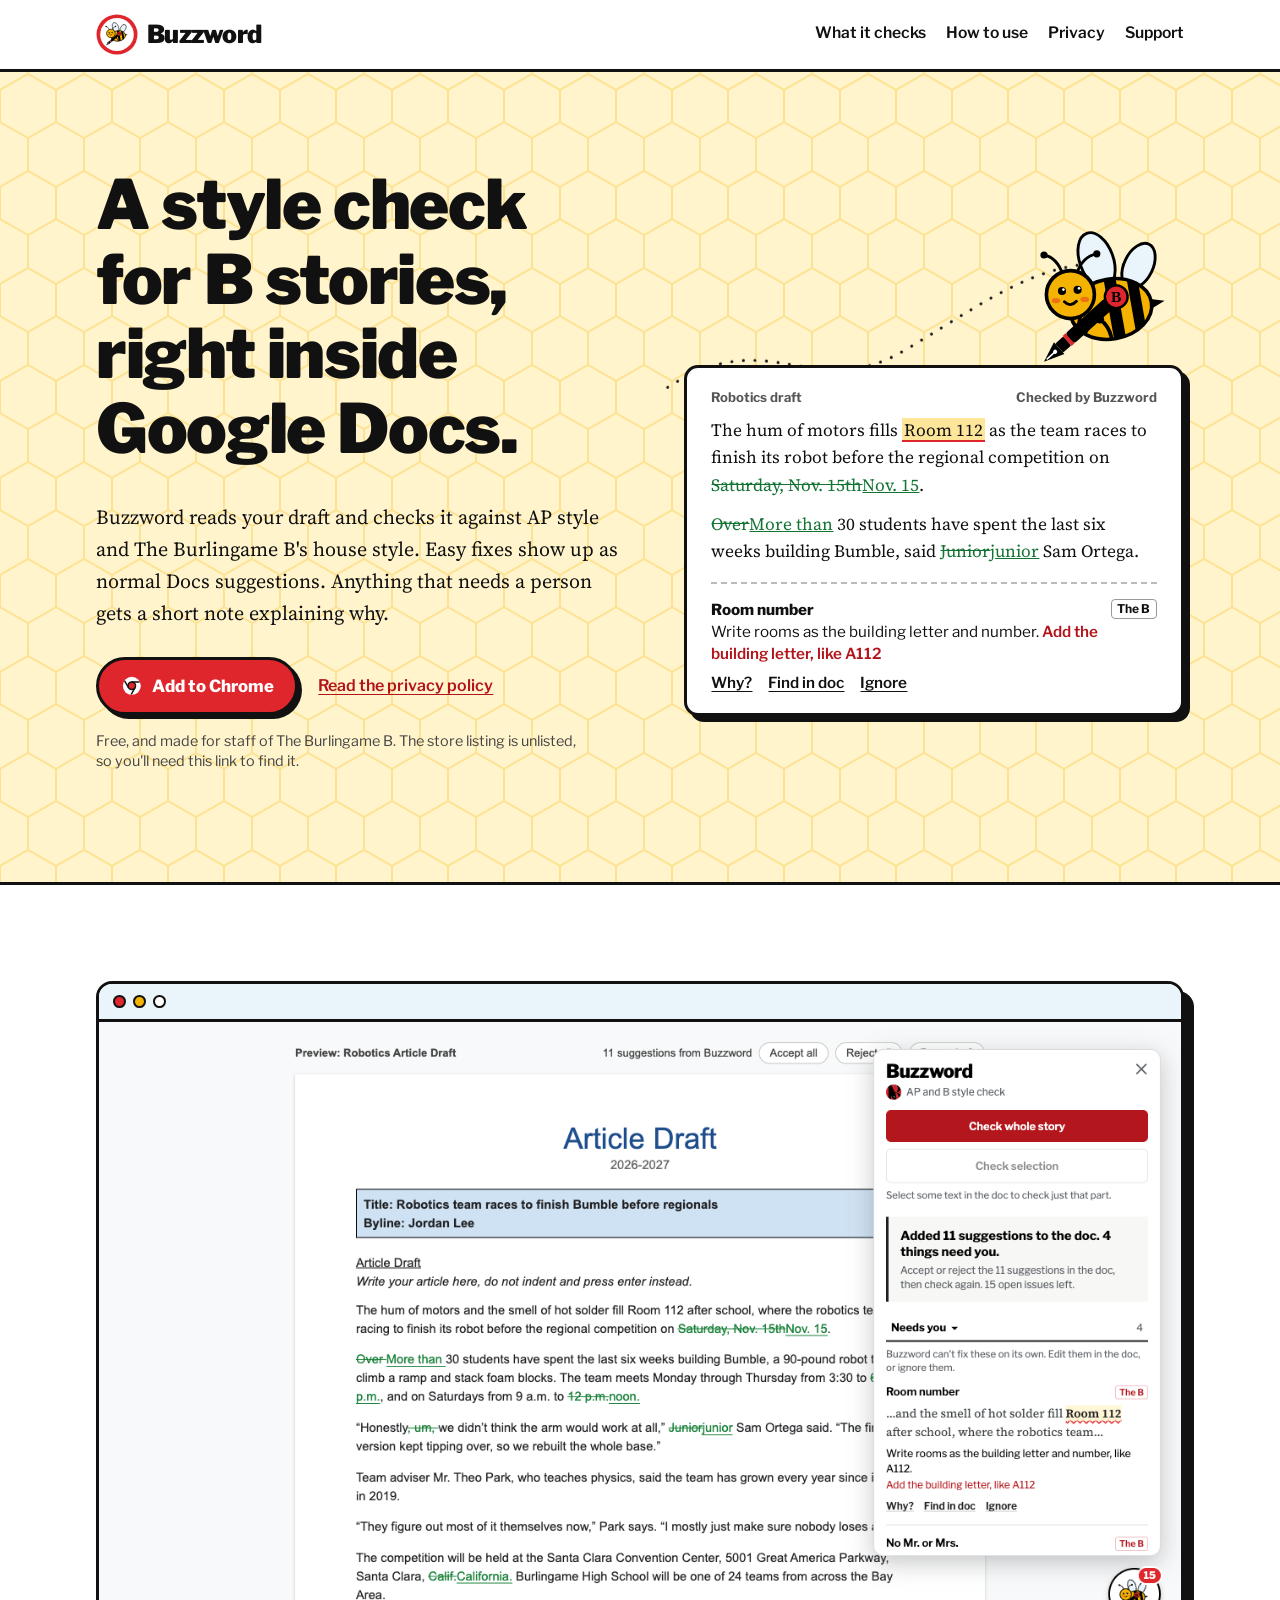
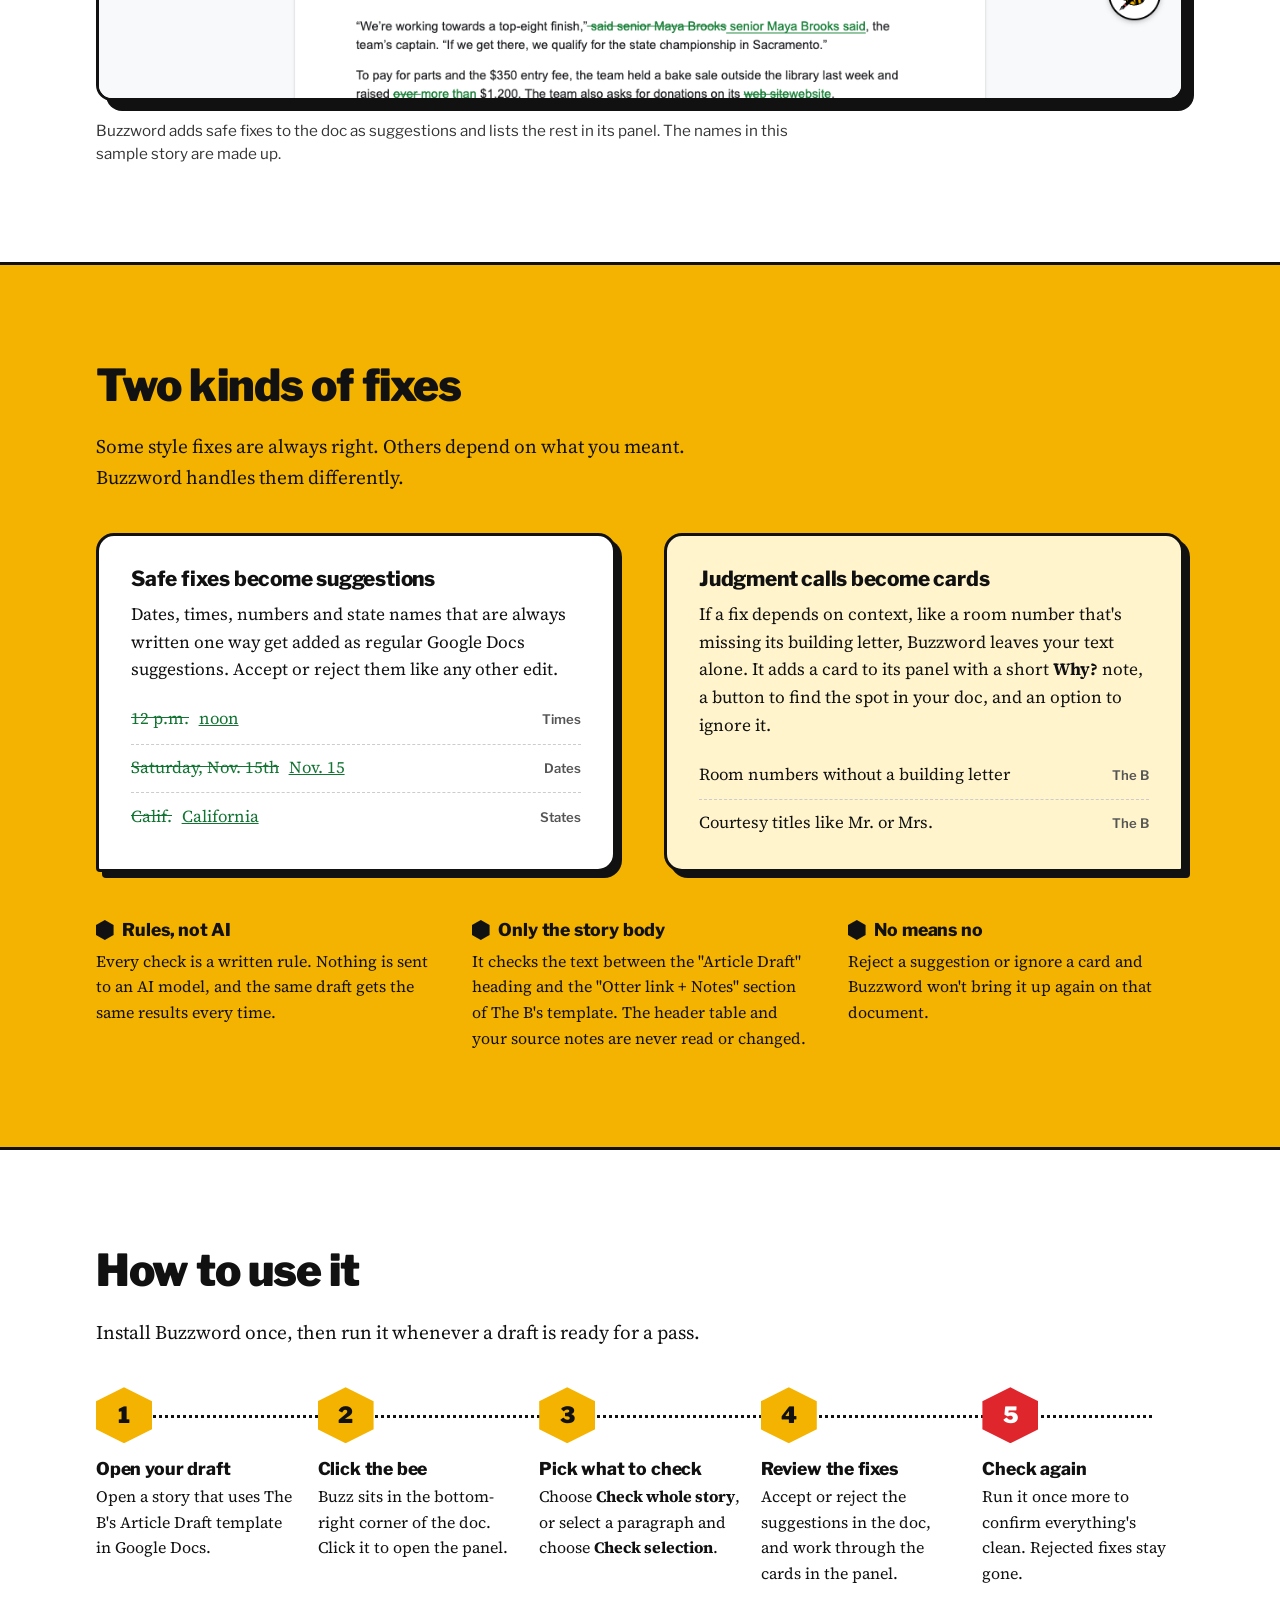
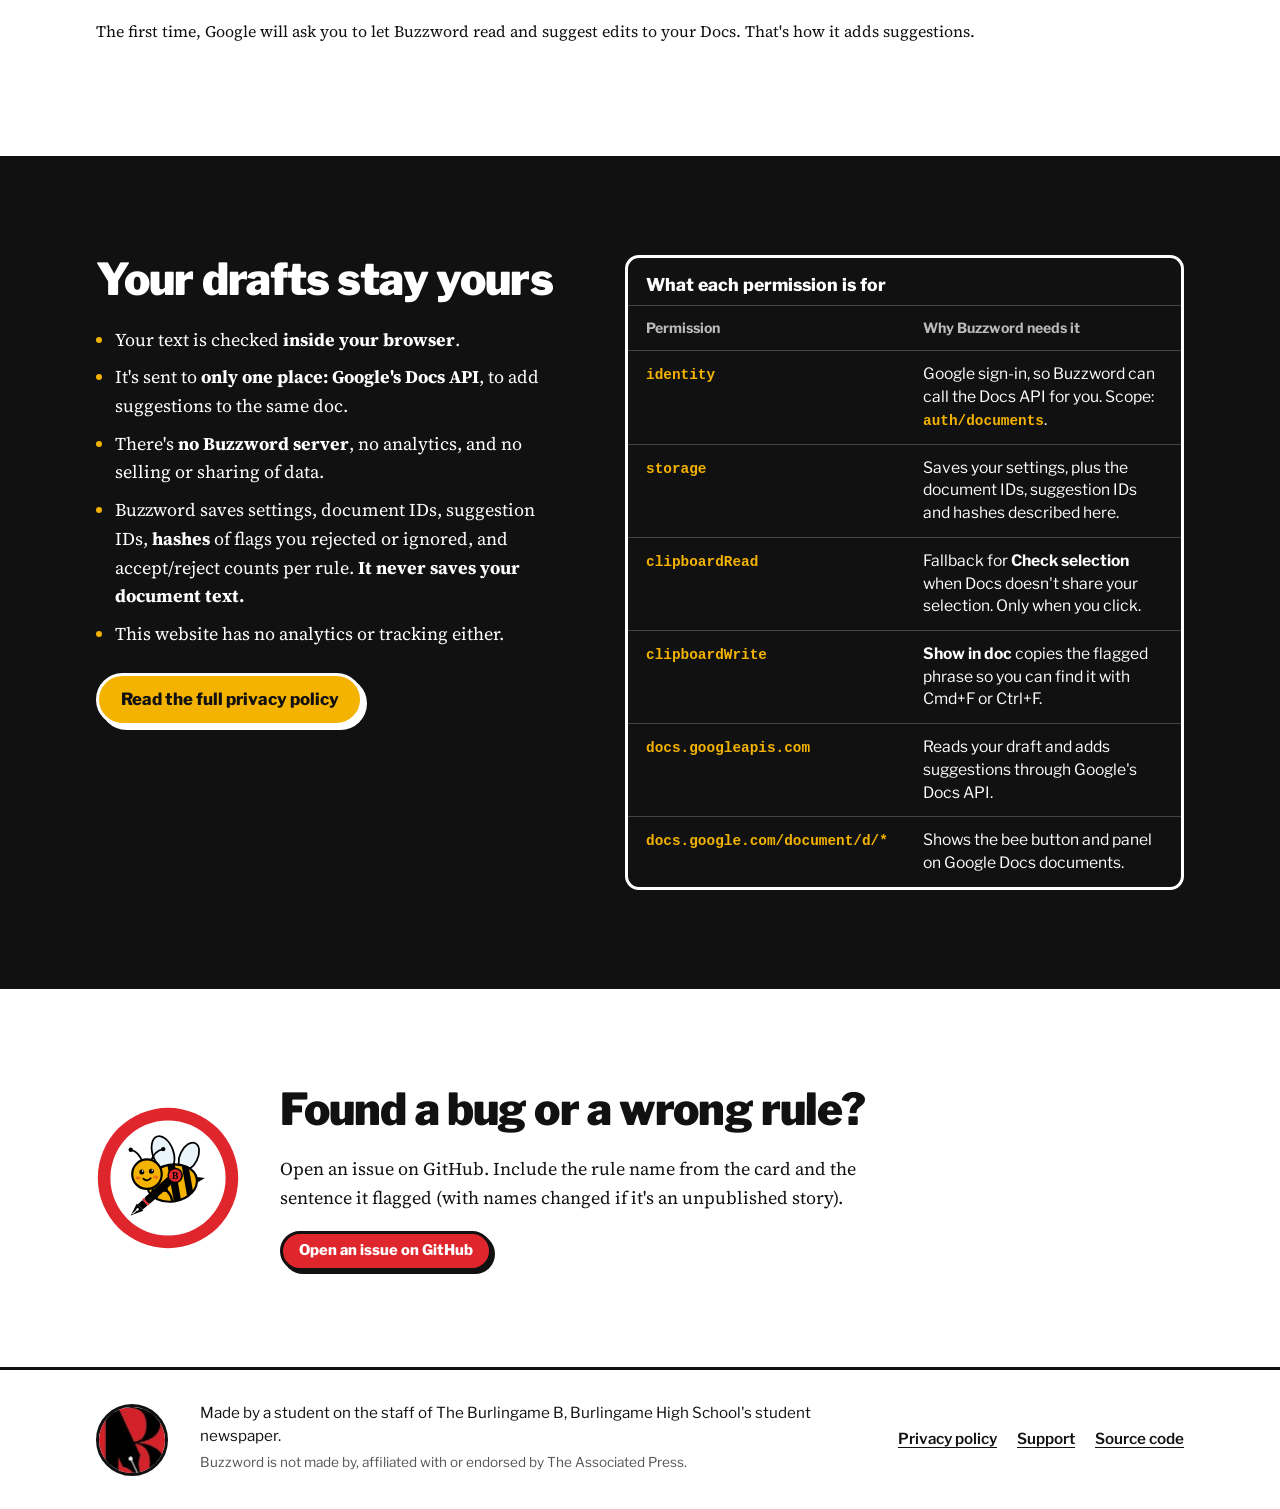
<file: index.html>
<!doctype html>
<html lang="en">
<head>
  <meta charset="utf-8">
  <meta name="viewport" content="width=device-width, initial-scale=1, viewport-fit=cover">
  <title>Buzzword: AP and B style checks for Google Docs</title>
  <meta name="description" content="Buzzword is a Chrome extension that checks Burlingame B story drafts in Google Docs against AP style and The B's house style. Rules only, no AI, no server.">
  <meta name="theme-color" content="#f5b301">
  <link rel="icon" href="/assets/buzz-icon.svg" type="image/svg+xml">
  <link rel="icon" href="/assets/buzz-icon-512.png" type="image/png" sizes="512x512">
  <link rel="apple-touch-icon" href="/assets/buzz-icon-512.png">
  <meta property="og:title" content="Buzzword">
  <meta property="og:description" content="AP and Burlingame B style checks for Google Docs drafts, as suggestions you accept or reject.">
  <meta property="og:image" content="/assets/screenshot-1280x800.png">
  <link rel="preconnect" href="https://fonts.googleapis.com">
  <link rel="preconnect" href="https://fonts.gstatic.com" crossorigin>
  <link href="https://fonts.googleapis.com/css2?family=Libre+Franklin:wght@400;600;700;800;900&family=Source+Serif+4:ital,opsz,wght@0,8..60,400;0,8..60,600;1,8..60,400&display=swap" rel="stylesheet">
  <link rel="stylesheet" href="/styles.css">
</head>
<body>
<a class="skip" href="#main">Skip to content</a>

<header class="site-header">
  <div class="wrap">
    <a class="brand" href="/"><img src="/assets/buzz-icon.svg" alt="" width="42" height="42"><span>Buzzword</span></a>
    <nav class="nav" aria-label="Main">
      <a class="nav-hide" href="#what-it-checks">What it checks</a>
      <a href="#how-to-use">How to use</a>
      <a href="/privacy">Privacy</a>
      <a href="/support">Support</a>
    </nav>
  </div>
</header>

<main id="main">

  <section class="hero">
    <div class="wrap">
      <div>
        <h1>A style check for B stories, right inside Google Docs.</h1>
        <p class="lede">Buzzword reads your draft and checks it against AP style and The Burlingame B's house style. Easy fixes show up as normal Docs suggestions. Anything that needs a person gets a short note explaining why.</p>
        <div class="hero-actions">
          <a class="btn" href="https://chromewebstore.google.com/detail/djdagkcdbdfonpfhhabflpdedgemkdnp">
            <svg viewBox="0 0 24 24" aria-hidden="true"><circle cx="12" cy="12" r="10" fill="#fff"/><circle cx="12" cy="12" r="4.2" fill="#e0262d" stroke="#111" stroke-width="1.6"/><path d="M12 7.8h8.6M8.4 14.1 4 6.6M15.6 14.1 11.4 21.6" stroke="#111" stroke-width="1.6" fill="none"/></svg>
            Add to Chrome
          </a>
          <a class="quiet" href="/privacy">Read the privacy policy</a>
        </div>
        <p class="store-note">Free, and made for staff of The Burlingame B. The store listing is unlisted, so you'll need this link to find it.</p>
      </div>

      <div class="hero-art" aria-hidden="true">
        <svg class="flight" viewBox="0 0 600 200" preserveAspectRatio="none">
          <path d="M10 190 C 120 120, 160 210, 260 150 S 420 40, 520 70"/>
        </svg>

        <svg class="bee hero-bee" viewBox="0 0 160 140">
          <defs><clipPath id="hero-body-clip"><ellipse cx="86" cy="80" rx="34" ry="25"/></clipPath></defs>
          <g class="bee-wings">
            <g transform="rotate(26 100 62)"><ellipse class="wing wing-back" cx="100" cy="42" rx="12" ry="20"/></g>
            <g transform="rotate(-20 82 62)"><ellipse class="wing wing-front" cx="82" cy="38" rx="14" ry="24"/></g>
          </g>
          <g transform="rotate(-10 86 80)">
            <path class="bee-stinger" d="M118 77 L131 81 L118 86 Z"/>
            <ellipse class="bee-fill" cx="86" cy="80" rx="34" ry="25"/>
            <g clip-path="url(#hero-body-clip)">
              <rect class="bee-stripe" x="84" y="50" width="10" height="60"/>
              <rect class="bee-stripe" x="103" y="50" width="9" height="60"/>
            </g>
            <ellipse class="bee-outline" cx="86" cy="80" rx="34" ry="25"/>
          </g>
          <g>
            <path class="bee-antenna" d="M46 52 Q41 37 30 35"/>
            <path class="bee-antenna" d="M57 51 Q62 36 74 34"/>
            <circle class="bee-ink" cx="30" cy="35" r="3"/>
            <circle class="bee-ink" cx="74" cy="34" r="3"/>
            <circle class="bee-fill bee-outline-thick" cx="52" cy="68" r="20"/>
            <circle class="bee-ink" cx="45" cy="65" r="3.4"/>
            <circle class="bee-ink" cx="58" cy="64" r="3.4"/>
            <circle class="bee-shine" cx="46.2" cy="63.8" r="1.1"/>
            <circle class="bee-shine" cx="59.2" cy="62.8" r="1.1"/>
            <ellipse class="bee-cheek" cx="40" cy="73" rx="3.6" ry="2.2"/>
            <ellipse class="bee-cheek" cx="64" cy="72" rx="3.6" ry="2.2"/>
            <path class="bee-line" d="M47 74 Q52 79 57 73.5"/>
          </g>
          <g transform="translate(30 124) rotate(-42)">
            <path class="bee-ink" d="M0 0 L17 -6.5 L17 6.5 Z"/>
            <line class="pen-slit" x1="3" y1="0" x2="12" y2="0"/>
            <circle class="pen-hole" cx="12.5" cy="0" r="1.7"/>
            <rect class="bee-ink" x="17" y="-5" width="9" height="10" rx="1"/>
            <rect class="pen-band" x="26" y="-5.6" width="3.2" height="11.2"/>
            <rect class="bee-ink" x="29" y="-5.6" width="44" height="11.2" rx="2.5"/>
            <circle class="pen-badge" cx="81" cy="0" r="9.5"/>
            <text class="pen-b" x="81" y="0" transform="rotate(42 81 0)">B</text>
          </g>
          <g>
            <path class="bee-line-thick" d="M60 87 Q58 95 63.5 97.5"/>
            <path class="bee-line-thick" d="M86 103 Q84 94 76.5 88.5"/>
            <circle class="bee-ink" cx="63.5" cy="97.5" r="3.6"/>
            <circle class="bee-ink" cx="76.5" cy="88.5" r="3.6"/>
          </g>
        </svg>

        <div class="draft">
          <div class="draft-label"><span>Robotics draft</span><span>Checked by Buzzword</span></div>
          <p>The hum of motors fills <span class="flag">Room 112</span> as the team races to finish its robot before the regional competition on <del>Saturday, Nov. 15th</del><ins>Nov. 15</ins>.</p>
          <p><del>Over</del><ins>More than</ins> 30 students have spent the last six weeks building Bumble, said <del>Junior</del><ins>junior</ins> Sam Ortega.</p>
          <div class="draft-card">
            <span class="tag">The B</span>
            <strong>Room number</strong><br>
            Write rooms as the building letter and number. <span class="fix">Add the building letter, like A112</span>
            <div class="acts"><span>Why?</span><span>Find in doc</span><span>Ignore</span></div>
          </div>
        </div>
      </div>
    </div>
  </section>

  <section class="section">
    <div class="wrap">
      <figure class="shot-figure" style="margin:0">
        <div class="shot">
          <div class="shot-bar" aria-hidden="true"><i></i><i></i><i></i></div>
          <img src="/assets/screenshot-1280x800.png" width="1280" height="800"
               alt="A Google Docs article draft about a robotics team, with the Buzzword panel open on the right. The doc shows green suggestions such as Saturday, Nov. 15th changed to Nov. 15 and 12 p.m. changed to noon. The panel says it added 11 suggestions and lists 4 things that need the writer, starting with a card titled Room number.">
        </div>
        <figcaption>Buzzword adds safe fixes to the doc as suggestions and lists the rest in its panel. The names in this sample story are made up.</figcaption>
      </figure>
    </div>
  </section>

  <section class="section section-honey" id="what-it-checks">
    <div class="wrap">
      <div class="section-intro">
        <h2>Two kinds of fixes</h2>
        <p>Some style fixes are always right. Others depend on what you meant. Buzzword handles them differently.</p>
      </div>

      <div class="split">
        <article class="kind kind-auto">
          <h3>Safe fixes become suggestions</h3>
          <p>Dates, times, numbers and state names that are always written one way get added as regular Google Docs suggestions. Accept or reject them like any other edit.</p>
          <ul class="swaps">
            <li><del>12 p.m.</del> <ins>noon</ins> <small>Times</small></li>
            <li><del>Saturday, Nov. 15th</del> <ins>Nov. 15</ins> <small>Dates</small></li>
            <li><del>Calif.</del> <ins>California</ins> <small>States</small></li>
          </ul>
        </article>

        <article class="kind kind-you">
          <h3>Judgment calls become cards</h3>
          <p>If a fix depends on context, like a room number that's missing its building letter, Buzzword leaves your text alone. It adds a card to its panel with a short <strong>Why?</strong> note, a button to find the spot in your doc, and an option to ignore it.</p>
          <ul class="swaps">
            <li>Room numbers without a building letter <small>The B</small></li>
            <li>Courtesy titles like Mr. or Mrs. <small>The B</small></li>
          </ul>
        </article>
      </div>

      <div class="facts">
        <div>
          <h3>Rules, not AI</h3>
          <p>Every check is a written rule. Nothing is sent to an AI model, and the same draft gets the same results every time.</p>
        </div>
        <div>
          <h3>Only the story body</h3>
          <p>It checks the text between the "Article Draft" heading and the "Otter link + Notes" section of The B's template. The header table and your source notes are never read or changed.</p>
        </div>
        <div>
          <h3>No means no</h3>
          <p>Reject a suggestion or ignore a card and Buzzword won't bring it up again on that document.</p>
        </div>
      </div>
    </div>
  </section>

  <section class="section" id="how-to-use">
    <div class="wrap">
      <div class="section-intro">
        <h2>How to use it</h2>
        <p>Install Buzzword once, then run it whenever a draft is ready for a pass.</p>
      </div>
      <ol class="steps">
        <li><h3>Open your draft</h3><p>Open a story that uses The B's Article Draft template in Google Docs.</p></li>
        <li><h3>Click the bee</h3><p>Buzz sits in the bottom-right corner of the doc. Click it to open the panel.</p></li>
        <li><h3>Pick what to check</h3><p>Choose <strong>Check whole story</strong>, or select a paragraph and choose <strong>Check selection</strong>.</p></li>
        <li><h3>Review the fixes</h3><p>Accept or reject the suggestions in the doc, and work through the cards in the panel.</p></li>
        <li><h3>Check again</h3><p>Run it once more to confirm everything's clean. Rejected fixes stay gone.</p></li>
      </ol>
      <p style="margin-top:2rem;font-size:1rem">The first time, Google will ask you to let Buzzword read and suggest edits to your Docs. That's how it adds suggestions.</p>
    </div>
  </section>

  <section class="section section-ink" id="privacy">
    <div class="wrap glance">
      <div>
        <h2>Your drafts stay yours</h2>
        <ul>
          <li>Your text is checked <strong>inside your browser</strong>.</li>
          <li>It's sent to <strong>only one place: Google's Docs API</strong>, to add suggestions to the same doc.</li>
          <li>There's <strong>no Buzzword server</strong>, no analytics, and no selling or sharing of data.</li>
          <li>Buzzword saves settings, document IDs, suggestion IDs, <strong>hashes</strong> of flags you rejected or ignored, and accept/reject counts per rule. <strong>It never saves your document text.</strong></li>
          <li>This website has no analytics or tracking either.</li>
        </ul>
        <a class="btn btn-honey" href="/privacy">Read the full privacy policy</a>
      </div>

      <div class="table-scroll">
        <table class="perm">
          <caption>What each permission is for</caption>
          <thead><tr><th scope="col">Permission</th><th scope="col">Why Buzzword needs it</th></tr></thead>
          <tbody>
            <tr><td><code>identity</code></td><td>Google sign-in, so Buzzword can call the Docs API for you. Scope: <code>auth/documents</code>.</td></tr>
            <tr><td><code>storage</code></td><td>Saves your settings, plus the document IDs, suggestion IDs and hashes described here.</td></tr>
            <tr><td><code>clipboardRead</code></td><td>Fallback for <strong>Check selection</strong> when Docs doesn't share your selection. Only when you click.</td></tr>
            <tr><td><code>clipboardWrite</code></td><td><strong>Show in doc</strong> copies the flagged phrase so you can find it with Cmd+F or Ctrl+F.</td></tr>
            <tr><td><code>docs.googleapis.com</code></td><td>Reads your draft and adds suggestions through Google's Docs API.</td></tr>
            <tr><td><code>docs.google.com/document/d/*</code></td><td>Shows the bee button and panel on Google Docs documents.</td></tr>
          </tbody>
        </table>
      </div>
    </div>
  </section>

  <section class="section" id="support">
    <div class="wrap support">
      <img src="/assets/buzz-icon.svg" alt="" width="144" height="144">
      <div>
        <h2>Found a bug or a wrong rule?</h2>
        <p>Open an issue on GitHub. Include the rule name from the card and the sentence it flagged (with names changed if it's an unpublished story).</p>
        <a class="btn btn-small" href="https://github.com/jasqnlu/Buzzword/issues">Open an issue on GitHub</a>
      </div>
    </div>
  </section>

</main>

<footer class="site-footer">
  <div class="wrap">
    <img class="logo-b" src="/assets/burlingame-b-logo.jpg" alt="The Burlingame B logo" width="72" height="72">
    <div>
      <p>Made by a student on the staff of The Burlingame B, Burlingame High School's student newspaper.</p>
      <p class="fine">Buzzword is not made by, affiliated with or endorsed by The Associated Press.</p>
    </div>
    <nav class="foot-links" aria-label="Footer">
      <a href="/privacy">Privacy policy</a>
      <a href="/support">Support</a>
      <a href="https://github.com/jasqnlu/Buzzword">Source code</a>
    </nav>
  </div>
</footer>
</body>
</html>
</file>
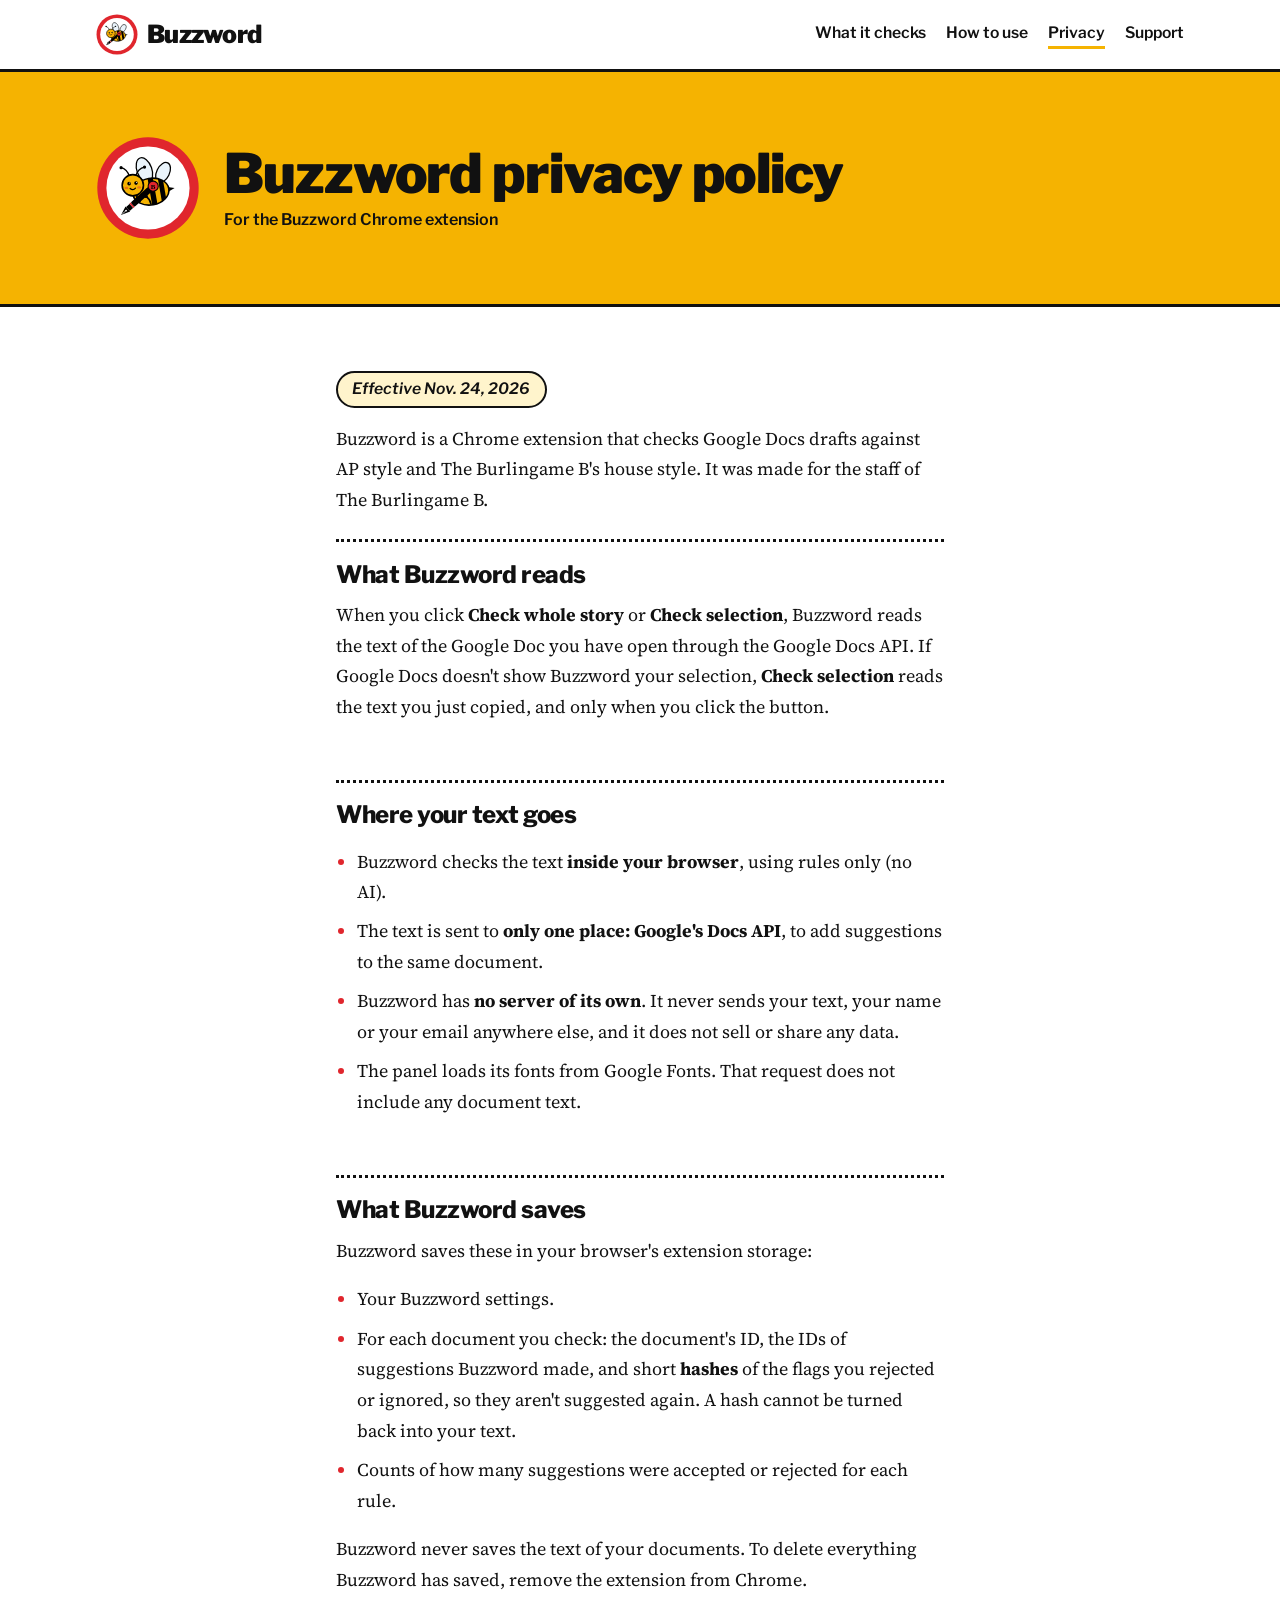
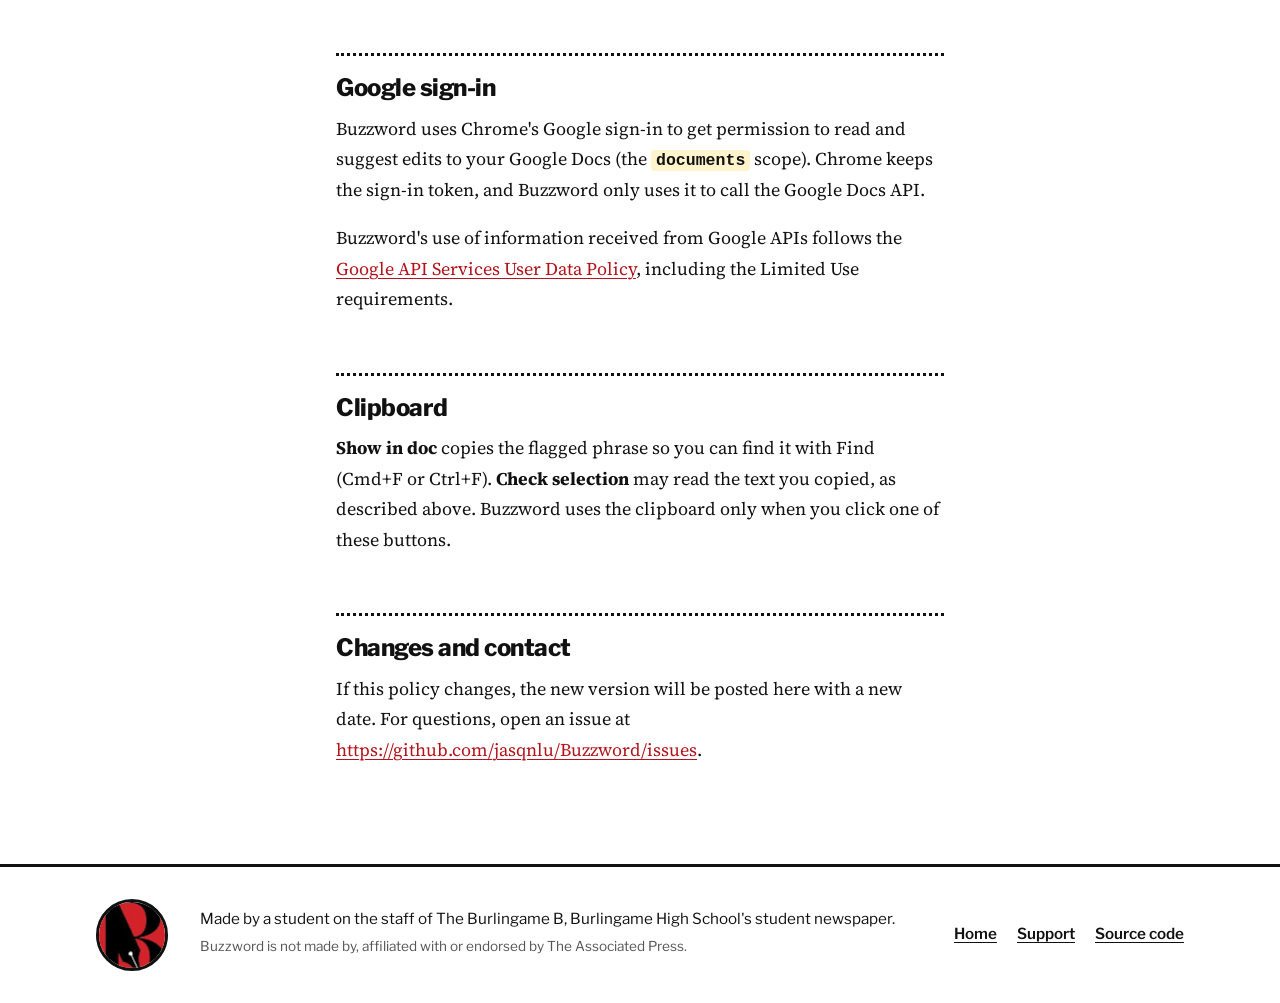
<file: privacy.html>
<!doctype html>
<html lang="en">
<head>
  <meta charset="utf-8">
  <meta name="viewport" content="width=device-width, initial-scale=1, viewport-fit=cover">
  <title>Buzzword privacy policy</title>
  <meta name="description" content="How the Buzzword Chrome extension handles your Google Docs text: checked in your browser, sent only to Google's Docs API, never saved.">
  <meta name="theme-color" content="#f5b301">
  <link rel="icon" href="/assets/buzz-icon.svg" type="image/svg+xml">
  <link rel="icon" href="/assets/buzz-icon-512.png" type="image/png" sizes="512x512">
  <link rel="apple-touch-icon" href="/assets/buzz-icon-512.png">
  <link rel="preconnect" href="https://fonts.googleapis.com">
  <link rel="preconnect" href="https://fonts.gstatic.com" crossorigin>
  <link href="https://fonts.googleapis.com/css2?family=Libre+Franklin:wght@400;600;700;800;900&family=Source+Serif+4:ital,opsz,wght@0,8..60,400;0,8..60,600;1,8..60,400&display=swap" rel="stylesheet">
  <link rel="stylesheet" href="/styles.css">
</head>
<body>
<a class="skip" href="#main">Skip to content</a>

<header class="site-header">
  <div class="wrap">
    <a class="brand" href="/"><img src="/assets/buzz-icon.svg" alt="" width="42" height="42"><span>Buzzword</span></a>
    <nav class="nav" aria-label="Main">
      <a class="nav-hide" href="/#what-it-checks">What it checks</a>
      <a href="/#how-to-use">How to use</a>
      <a href="/privacy" aria-current="page">Privacy</a>
      <a href="/support">Support</a>
    </nav>
  </div>
</header>

<main id="main">
  <div class="page-head">
    <div class="wrap">
      <img src="/assets/buzz-icon.svg" alt="" width="104" height="104">
      <div>
        <h1>Buzzword privacy policy</h1>
        <p>For the Buzzword Chrome extension</p>
      </div>
    </div>
  </div>

  <article class="prose">
    <p class="effective"><em>Effective Nov. 24, 2026</em></p>

    <p>Buzzword is a Chrome extension that checks Google Docs drafts against AP style and The Burlingame B's house style. It was made for the staff of The Burlingame B.</p>

    <h2>What Buzzword reads</h2>
    <p>When you click <strong>Check whole story</strong> or <strong>Check selection</strong>, Buzzword reads the text of the Google Doc you have open through the Google Docs API. If Google Docs doesn't show Buzzword your selection, <strong>Check selection</strong> reads the text you just copied, and only when you click the button.</p>

    <h2>Where your text goes</h2>
    <ul>
      <li>Buzzword checks the text <strong>inside your browser</strong>, using rules only (no AI).</li>
      <li>The text is sent to <strong>only one place: Google's Docs API</strong>, to add suggestions to the same document.</li>
      <li>Buzzword has <strong>no server of its own</strong>. It never sends your text, your name or your email anywhere else, and it does not sell or share any data.</li>
      <li>The panel loads its fonts from Google Fonts. That request does not include any document text.</li>
    </ul>

    <h2>What Buzzword saves</h2>
    <p>Buzzword saves these in your browser's extension storage:</p>
    <ul>
      <li>Your Buzzword settings.</li>
      <li>For each document you check: the document's ID, the IDs of suggestions Buzzword made, and short <strong>hashes</strong> of the flags you rejected or ignored, so they aren't suggested again. A hash cannot be turned back into your text.</li>
      <li>Counts of how many suggestions were accepted or rejected for each rule.</li>
    </ul>
    <p>Buzzword never saves the text of your documents. To delete everything Buzzword has saved, remove the extension from Chrome.</p>

    <h2>Google sign-in</h2>
    <p>Buzzword uses Chrome's Google sign-in to get permission to read and suggest edits to your Google Docs (the <code>documents</code> scope). Chrome keeps the sign-in token, and Buzzword only uses it to call the Google Docs API.</p>
    <p>Buzzword's use of information received from Google APIs follows the <a href="https://developers.google.com/terms/api-services-user-data-policy">Google API Services User Data Policy</a>, including the Limited Use requirements.</p>

    <h2>Clipboard</h2>
    <p><strong>Show in doc</strong> copies the flagged phrase so you can find it with Find (Cmd+F or Ctrl+F). <strong>Check selection</strong> may read the text you copied, as described above. Buzzword uses the clipboard only when you click one of these buttons.</p>

    <h2>Changes and contact</h2>
    <p>If this policy changes, the new version will be posted here with a new date. For questions, open an issue at <a href="https://github.com/jasqnlu/Buzzword/issues">https://github.com/jasqnlu/Buzzword/issues</a>.</p>
  </article>
</main>

<footer class="site-footer">
  <div class="wrap">
    <img class="logo-b" src="/assets/burlingame-b-logo.jpg" alt="The Burlingame B logo" width="72" height="72">
    <div>
      <p>Made by a student on the staff of The Burlingame B, Burlingame High School's student newspaper.</p>
      <p class="fine">Buzzword is not made by, affiliated with or endorsed by The Associated Press.</p>
    </div>
    <nav class="foot-links" aria-label="Footer">
      <a href="/">Home</a>
      <a href="/support">Support</a>
      <a href="https://github.com/jasqnlu/Buzzword">Source code</a>
    </nav>
  </div>
</footer>
</body>
</html>
</file>
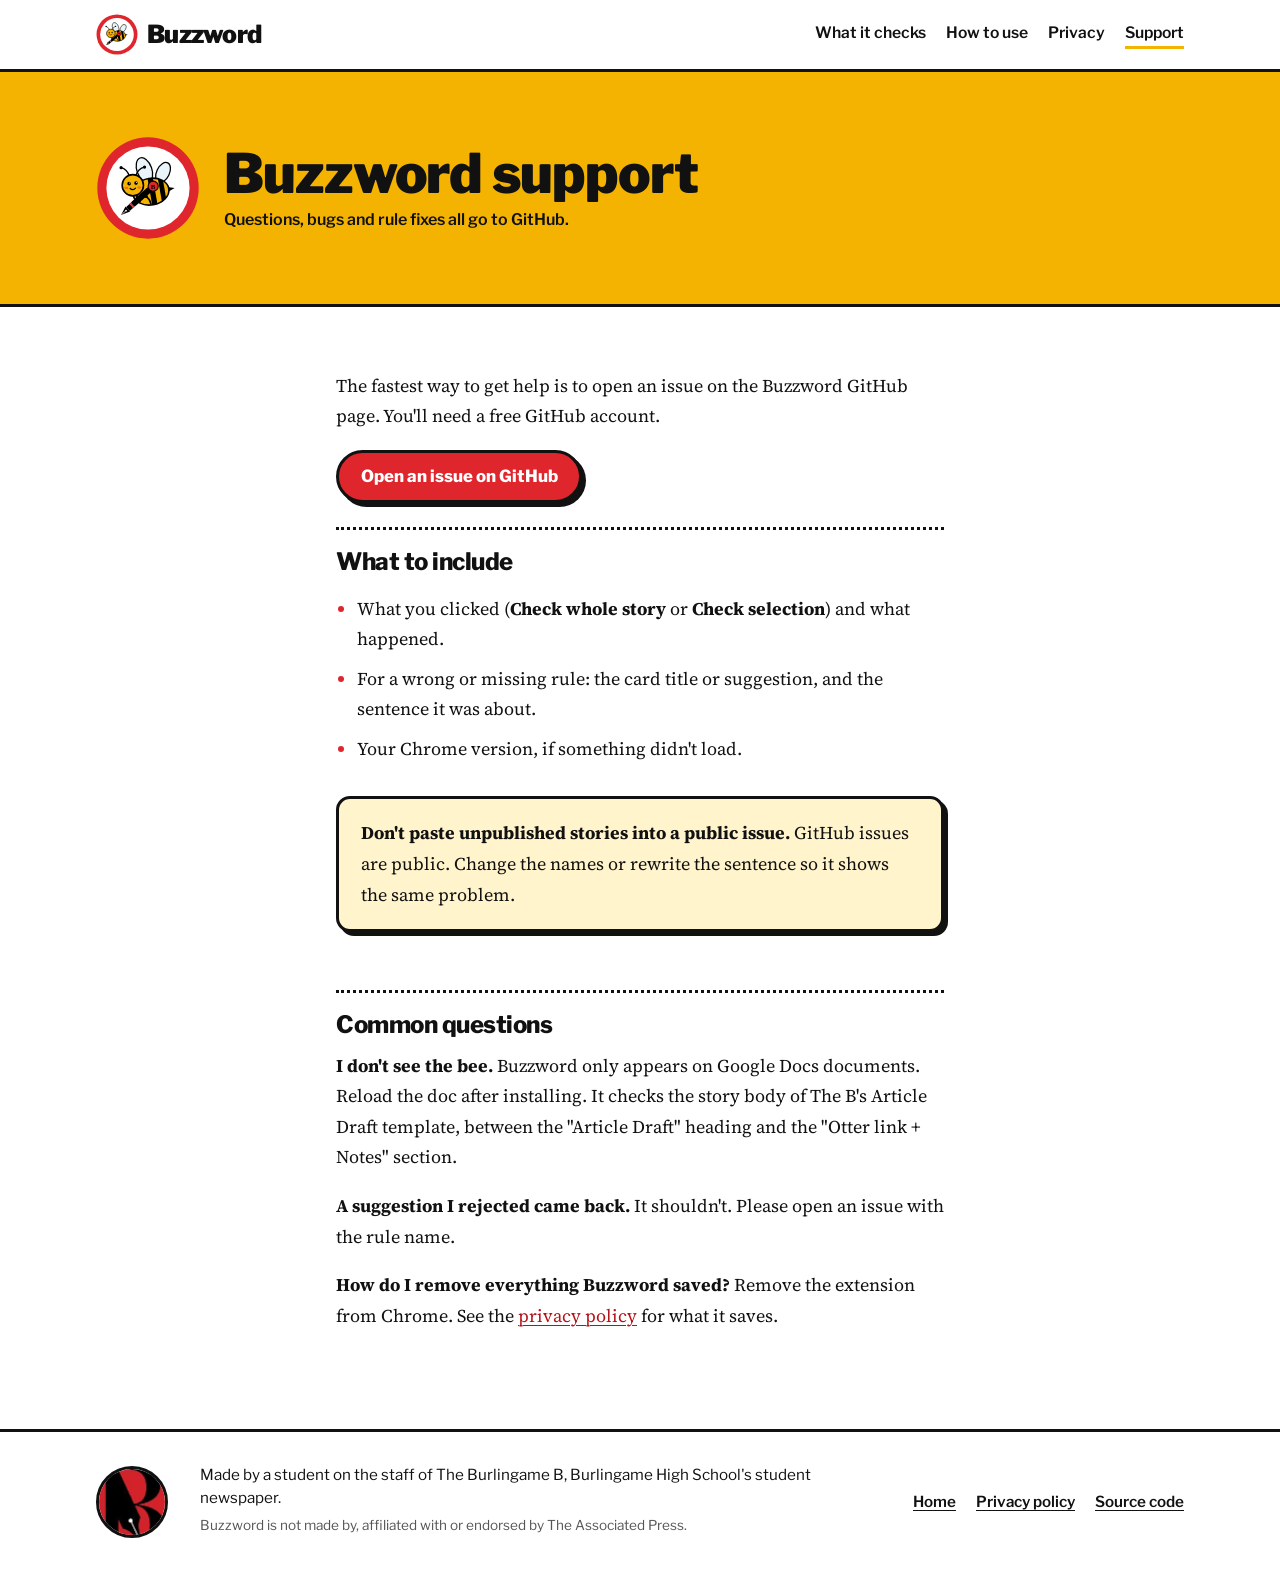
<file: support.html>
<!doctype html>
<html lang="en">
<head>
  <meta charset="utf-8">
  <meta name="viewport" content="width=device-width, initial-scale=1, viewport-fit=cover">
  <title>Buzzword support</title>
  <meta name="description" content="Get help with Buzzword, the AP and Burlingame B style checker for Google Docs.">
  <meta name="theme-color" content="#f5b301">
  <link rel="icon" href="/assets/buzz-icon.svg" type="image/svg+xml">
  <link rel="icon" href="/assets/buzz-icon-512.png" type="image/png" sizes="512x512">
  <link rel="apple-touch-icon" href="/assets/buzz-icon-512.png">
  <link rel="preconnect" href="https://fonts.googleapis.com">
  <link rel="preconnect" href="https://fonts.gstatic.com" crossorigin>
  <link href="https://fonts.googleapis.com/css2?family=Libre+Franklin:wght@400;600;700;800;900&family=Source+Serif+4:ital,opsz,wght@0,8..60,400;0,8..60,600;1,8..60,400&display=swap" rel="stylesheet">
  <link rel="stylesheet" href="/styles.css">
</head>
<body>
<a class="skip" href="#main">Skip to content</a>

<header class="site-header">
  <div class="wrap">
    <a class="brand" href="/"><img src="/assets/buzz-icon.svg" alt="" width="42" height="42"><span>Buzzword</span></a>
    <nav class="nav" aria-label="Main">
      <a class="nav-hide" href="/#what-it-checks">What it checks</a>
      <a href="/#how-to-use">How to use</a>
      <a href="/privacy">Privacy</a>
      <a href="/support" aria-current="page">Support</a>
    </nav>
  </div>
</header>

<main id="main">
  <div class="page-head">
    <div class="wrap">
      <img src="/assets/buzz-icon.svg" alt="" width="104" height="104">
      <div>
        <h1>Buzzword support</h1>
        <p>Questions, bugs and rule fixes all go to GitHub.</p>
      </div>
    </div>
  </div>

  <article class="prose">
    <p>The fastest way to get help is to open an issue on the Buzzword GitHub page. You'll need a free GitHub account.</p>
    <p><a class="btn" href="https://github.com/jasqnlu/Buzzword/issues">Open an issue on GitHub</a></p>

    <h2>What to include</h2>
    <ul>
      <li>What you clicked (<strong>Check whole story</strong> or <strong>Check selection</strong>) and what happened.</li>
      <li>For a wrong or missing rule: the card title or suggestion, and the sentence it was about.</li>
      <li>Your Chrome version, if something didn't load.</li>
    </ul>

    <div class="note-box">
      <p><strong>Don't paste unpublished stories into a public issue.</strong> GitHub issues are public. Change the names or rewrite the sentence so it shows the same problem.</p>
    </div>

    <h2>Common questions</h2>
    <p><strong>I don't see the bee.</strong> Buzzword only appears on Google Docs documents. Reload the doc after installing. It checks the story body of The B's Article Draft template, between the "Article Draft" heading and the "Otter link + Notes" section.</p>
    <p><strong>A suggestion I rejected came back.</strong> It shouldn't. Please open an issue with the rule name.</p>
    <p><strong>How do I remove everything Buzzword saved?</strong> Remove the extension from Chrome. See the <a href="/privacy">privacy policy</a> for what it saves.</p>
  </article>
</main>

<footer class="site-footer">
  <div class="wrap">
    <img class="logo-b" src="/assets/burlingame-b-logo.jpg" alt="The Burlingame B logo" width="72" height="72">
    <div>
      <p>Made by a student on the staff of The Burlingame B, Burlingame High School's student newspaper.</p>
      <p class="fine">Buzzword is not made by, affiliated with or endorsed by The Associated Press.</p>
    </div>
    <nav class="foot-links" aria-label="Footer">
      <a href="/">Home</a>
      <a href="/privacy">Privacy policy</a>
      <a href="https://github.com/jasqnlu/Buzzword">Source code</a>
    </nav>
  </div>
</footer>
</body>
</html>
</file>
<file: styles.css>
/* Buzzword site. Look comes from Buzz the bee: flat honey and red fills,
   thick black outlines, hard "sticker" shadows, honeycomb, dotted flight paths. */

:root {
  --red: #e0262d;
  --red-ink: #b3141b;      /* darker red for small text on white (AA contrast) */
  --honey: #f5b301;
  --honey-pale: #fff4cc;
  --ink: #111;
  --white: #fff;
  --wing: #eaf4fb;
  --green: #137333;        /* Google Docs suggestion green */
  --line: 3px solid var(--ink);
  --shadow: 6px 6px 0 var(--ink);
  --shadow-sm: 4px 4px 0 var(--ink);
  --sans: "Libre Franklin", system-ui, -apple-system, "Segoe UI", sans-serif;
  --serif: "Source Serif 4", Georgia, "Times New Roman", serif;
  --wrap: 72rem;
  --gutter: clamp(1rem, 4vw, 2rem);
  color-scheme: light;
}

* { box-sizing: border-box; }

html { scroll-behavior: smooth; }
@media (prefers-reduced-motion: reduce) { html { scroll-behavior: auto; } }

body {
  margin: 0;
  background: var(--white);
  color: var(--ink);
  font: 400 1.125rem/1.6 var(--serif);
  -webkit-font-smoothing: antialiased;
}

img { max-width: 100%; height: auto; display: block; }

a { color: var(--red-ink); text-underline-offset: .18em; text-decoration-thickness: .08em; }
a:hover { color: var(--ink); }

:focus-visible { outline: 3px solid var(--red); outline-offset: 3px; border-radius: 4px; }

h1, h2, h3 { font-family: var(--sans); line-height: 1.1; margin: 0 0 .5em; letter-spacing: -.02em; }
h1 { font-weight: 900; font-size: clamp(2.4rem, 5.6vw, 4.25rem); }
h2 { font-weight: 900; font-size: clamp(1.9rem, 3.6vw, 2.75rem); }
h3 { font-weight: 800; font-size: 1.3rem; letter-spacing: -.01em; }
p { margin: 0 0 1em; }

.wrap { max-width: var(--wrap); margin-inline: auto; padding-inline: var(--gutter); }

.skip { position: absolute; left: -999px; top: 0; }
.skip:focus { left: 1rem; top: 1rem; z-index: 10; background: var(--white); padding: .5rem 1rem; border: var(--line); }

/* ---------------------------------------------------------------- header */

.site-header { border-bottom: var(--line); background: var(--white); position: relative; z-index: 2; }
.site-header .wrap { display: flex; align-items: center; gap: 1rem; padding-block: .85rem; flex-wrap: wrap; }

.brand { display: flex; align-items: center; gap: .6rem; text-decoration: none; color: var(--ink); margin-right: auto; }
.brand img { width: 2.6rem; height: 2.6rem; }
.brand span { font: 900 1.55rem/1 var(--sans); letter-spacing: -.03em; }

.nav { display: flex; align-items: center; gap: 1.25rem; font: 600 .98rem/1 var(--sans); flex-wrap: wrap; }
.nav a { color: var(--ink); text-decoration: none; padding-block: .35rem; border-bottom: 3px solid transparent; }
.nav a:hover, .nav a[aria-current="page"] { border-bottom-color: var(--honey); }

/* ---------------------------------------------------------------- buttons */

.btn {
  display: inline-flex; align-items: center; gap: .6rem;
  font: 800 1.05rem/1 var(--sans);
  padding: .95rem 1.35rem;
  border: var(--line); border-radius: 999px;
  background: var(--red); color: var(--white);
  text-decoration: none;
  box-shadow: var(--shadow-sm);
  transition: transform .12s ease, box-shadow .12s ease;
}
.btn:hover { color: var(--white); transform: translate(-2px, -2px); box-shadow: 6px 6px 0 var(--ink); }
.btn:active { transform: translate(3px, 3px); box-shadow: 1px 1px 0 var(--ink); }
.btn svg { width: 1.35rem; height: 1.35rem; flex: none; }
.btn-small { font-size: .92rem; padding: .6rem 1rem; box-shadow: 3px 3px 0 var(--ink); }
.btn-honey { background: var(--honey); color: var(--ink); }
.btn-honey:hover { color: var(--ink); }

/* ---------------------------------------------------------------- hero */

.hero {
  position: relative;
  overflow: hidden;
  background:
    url("data:image/svg+xml,%3Csvg xmlns='http://www.w3.org/2000/svg' width='56' height='97' viewBox='0 0 56 97'%3E%3Cpath d='M28 66 0 50V18L28 2l28 16v32L28 66zm0 31V66m0-64V-30' fill='none' stroke='%23f5b301' stroke-opacity='.28' stroke-width='2'/%3E%3C/svg%3E") 0 0 / 56px 97px,
    var(--honey-pale);
  border-bottom: var(--line);
}
.hero .wrap {
  display: grid;
  grid-template-columns: minmax(0, 1.05fr) minmax(0, 1fr);
  gap: clamp(2rem, 5vw, 4rem);
  align-items: center;
  padding-block: clamp(3rem, 8vw, 6rem);
}
.hero h1 { max-width: 13ch; }
.hero .lede { font-size: 1.25rem; max-width: 34rem; }
.hero-actions { display: flex; align-items: center; gap: 1.25rem; flex-wrap: wrap; margin-top: 1.75rem; }
.hero-actions .quiet { font: 600 1rem/1.3 var(--sans); }
.store-note { font: 400 .9rem/1.4 var(--sans); margin-top: 1rem; color: #444; max-width: 30rem; }

.hero-art { position: relative; min-height: 22rem; }
.flight { position: absolute; inset: -2rem -3rem auto auto; width: 115%; height: 12rem; overflow: visible; }
.flight path { fill: none; stroke: var(--ink); stroke-width: 3; stroke-linecap: round; stroke-dasharray: .1 12; }
.hero-bee { position: absolute; right: -1rem; top: -1.5rem; width: clamp(9rem, 17vw, 12rem); }

.draft {
  position: relative;
  margin-top: 8rem;
  background: var(--white);
  border: var(--line); border-radius: 14px;
  box-shadow: var(--shadow);
  padding: 1.4rem 1.5rem 1.2rem;
  font-size: 1.08rem;
}
.draft-label { font: 700 .82rem/1 var(--sans); color: #555; margin-bottom: .8rem; display: flex; justify-content: space-between; gap: 1rem; }
.draft p { margin: 0 0 .7rem; }
del { color: var(--green); text-decoration-color: var(--green); }
ins { color: var(--green); text-decoration: underline; text-decoration-color: var(--green); }
.flag { background: #fde59a; box-shadow: inset 0 -2px 0 var(--red); padding-inline: .1em; }

.draft-card {
  margin-top: 1rem;
  border-top: 2px dashed #bbb;
  padding-top: .9rem;
  font: 400 .95rem/1.45 var(--sans);
}
.draft-card strong { font-weight: 800; }
.draft-card .tag { float: right; font: 700 .75rem/1 var(--sans); border: 1.5px solid #999; border-radius: 4px; padding: .2rem .35rem; }
.draft-card .fix { color: var(--red-ink); font-weight: 600; }
.draft-card .acts { display: flex; gap: 1rem; margin-top: .45rem; font-weight: 600; text-decoration: underline; text-underline-offset: .2em; }

/* bee animation: one entrance on load, then idle wings */
.bee .bee-fill { fill: var(--honey); }
.bee .bee-outline, .bee .bee-outline-thick { fill: none; stroke: #000; stroke-width: 3; }
.bee .bee-fill.bee-outline-thick { fill: var(--honey); }
.bee .bee-stripe, .bee .bee-ink, .bee .bee-stinger { fill: #000; }
.bee .bee-shine { fill: #fff; }
.bee .bee-cheek { fill: var(--red); opacity: .45; }
.bee .bee-line, .bee .bee-antenna { fill: none; stroke: #000; stroke-width: 2.4; stroke-linecap: round; }
.bee .bee-line-thick { fill: none; stroke: #000; stroke-width: 3.2; stroke-linecap: round; }
.bee .wing { fill: var(--wing); stroke: #000; stroke-width: 2.4; transform-box: fill-box; transform-origin: 50% 100%; }
.bee .pen-slit { stroke: #fff; stroke-width: 1.3; }
.bee .pen-hole { fill: #fff; }
.bee .pen-band { fill: var(--red); }
.bee .pen-badge { fill: var(--red); stroke: #000; stroke-width: 2; }
.bee .pen-b { fill: #000; font: 700 13px/1 Georgia, "Times New Roman", serif; text-anchor: middle; dominant-baseline: central; }
.bee .eyes-happy { display: none; }
.bee .bee-sparkle { fill: var(--honey); stroke: #000; stroke-width: 1.5; stroke-linejoin: round; }

@media (prefers-reduced-motion: no-preference) {
  .hero-bee { animation: fly-in 1.6s cubic-bezier(.2,.7,.2,1) both, hover 3s ease-in-out 1.6s infinite; }
  .hero-bee .wing-front { animation: flutter .12s ease-in-out infinite alternate; }
  .hero-bee .wing-back { animation: flutter .12s ease-in-out .06s infinite alternate; }
  .flight path { stroke-dashoffset: 400; animation: trail 1.6s cubic-bezier(.2,.7,.2,1) both; }
  .draft ins, .draft del { animation: appear .4s ease-out 1.5s both; }
}
@keyframes fly-in {
  from { transform: translate(-28rem, 6rem) rotate(-12deg); opacity: 0; }
  15% { opacity: 1; }
  to { transform: none; }
}
@keyframes hover { 50% { transform: translateY(-8px) rotate(2deg); } }
@keyframes flutter { from { transform: scaleY(1); } to { transform: scaleY(.55); } }
@keyframes trail { from { stroke-dashoffset: 400; opacity: 0; } 10% { opacity: 1; } to { stroke-dashoffset: 0; } }
@keyframes appear { from { background: var(--honey); } to { background: transparent; } }

/* ---------------------------------------------------------------- sections */

.section { padding-block: clamp(3.5rem, 8vw, 6rem); }
.section + .section { border-top: var(--line); }
.section-intro { max-width: 40rem; margin-bottom: 2.5rem; }
.section-intro p { font-size: 1.2rem; }
.section-honey { background: var(--honey); }
.section-ink { background: var(--ink); color: var(--white); }
.section-ink a { color: var(--honey); }
.section-ink a:hover { color: var(--white); }
.section-ink .btn-honey, .section-ink .btn-honey:hover { color: var(--ink); border-color: var(--white); box-shadow: 4px 4px 0 var(--white); }
.section-ink .btn-honey:hover { box-shadow: 6px 6px 0 var(--white); }

/* screenshot */
.shot {
  margin: 0;
  border: var(--line); border-radius: 16px;
  box-shadow: 10px 10px 0 var(--ink);
  overflow: hidden;
  background: var(--white);
}
.shot-bar { display: flex; gap: .45rem; padding: .7rem .9rem; border-bottom: var(--line); background: var(--wing); }
.shot-bar i { width: .8rem; height: .8rem; border-radius: 50%; border: 2px solid var(--ink); background: var(--white); }
.shot-bar i:first-child { background: var(--red); }
.shot-bar i:nth-child(2) { background: var(--honey); }
figcaption { font: 400 .95rem/1.5 var(--sans); margin-top: 1.2rem; color: #333; max-width: 46rem; }

/* two kinds of fixes */
.split { display: grid; grid-template-columns: repeat(2, minmax(0, 1fr)); gap: clamp(1.5rem, 4vw, 3rem); }
.kind { border: var(--line); border-radius: 18px; background: var(--white); padding: clamp(1.4rem, 3vw, 2rem); box-shadow: var(--shadow); }
.kind-auto { border-radius: 18px 18px 18px 4px; }
.kind-you { border-radius: 18px 18px 4px 18px; background: var(--honey-pale); }
.kind p { font-size: 1.08rem; }
.swaps { list-style: none; padding: 0; margin: 1.4rem 0 0; display: grid; gap: .65rem; }
.swaps li { display: flex; align-items: baseline; gap: .6rem; flex-wrap: wrap; font-size: 1.05rem; padding-bottom: .65rem; border-bottom: 1.5px dashed #ccc; }
.swaps li:last-child { border-bottom: 0; padding-bottom: 0; }
.swaps small { font: 600 .82rem/1 var(--sans); color: #555; margin-left: auto; }

.facts { display: grid; grid-template-columns: repeat(3, minmax(0, 1fr)); gap: 1.5rem 2.5rem; margin-top: 3rem; }
.facts h3 { font-size: 1.1rem; display: flex; align-items: center; gap: .55rem; }
.facts h3::before { content: ""; flex: none; width: 1.1rem; height: 1.25rem; background: var(--ink); clip-path: polygon(50% 0, 100% 25%, 100% 75%, 50% 100%, 0 75%, 0 25%); }
.facts p { font-size: 1rem; margin: 0; }

/* how to use: a real sequence, so numbered */
.steps { list-style: none; padding: 0; margin: 0; counter-reset: step; display: grid; grid-template-columns: repeat(5, minmax(0, 1fr)); gap: 1.25rem; position: relative; }
.steps::before { content: ""; position: absolute; left: 2rem; right: 2rem; top: 1.75rem; border-top: 3px dotted var(--ink); }
.steps li { counter-increment: step; position: relative; }
.steps li::before {
  content: counter(step);
  display: grid; place-items: center;
  width: 3.5rem; height: 3.5rem;
  margin-bottom: 1rem;
  font: 900 1.4rem/1 var(--sans);
  background: var(--honey);
  clip-path: polygon(50% 0, 100% 25%, 100% 75%, 50% 100%, 0 75%, 0 25%);
  position: relative;
}
.steps li:last-child::before { background: var(--red); color: var(--white); }
.steps h3 { font-size: 1.1rem; margin-bottom: .35rem; }
.steps p { font-size: 1rem; margin: 0; }

/* privacy at a glance */
.glance { display: grid; grid-template-columns: minmax(0, 1fr) minmax(0, 1.2fr); gap: clamp(2rem, 5vw, 4rem); align-items: start; }
.glance ul { padding-left: 1.2rem; margin: 0 0 1.5rem; }
.glance li { margin-bottom: .55rem; }
.glance li::marker { color: var(--honey); }

.table-scroll { overflow-x: auto; border: 3px solid var(--white); border-radius: 14px; }
.perm { width: 100%; border-collapse: collapse; font: 400 .98rem/1.45 var(--sans); min-width: 30rem; }
.perm caption { text-align: left; font: 800 1.1rem/1.2 var(--sans); padding: 1rem 1.1rem .6rem; }
.perm th, .perm td { text-align: left; vertical-align: top; padding: .75rem 1.1rem; border-top: 1px solid #444; }
.perm th[scope="col"] { font-weight: 700; color: #bbb; font-size: .88rem; }
.perm code { font: 600 .9rem/1.3 ui-monospace, "SF Mono", Menlo, monospace; color: var(--honey); white-space: nowrap; }

/* support */
.support { display: grid; grid-template-columns: auto minmax(0, 1fr); gap: 1.5rem 2.5rem; align-items: center; }
.support img { width: clamp(6rem, 14vw, 9rem); }
.support p { max-width: 38rem; }

/* ---------------------------------------------------------------- footer */

.site-footer { border-top: var(--line); background: var(--white); font: 400 .95rem/1.5 var(--sans); }
.site-footer .wrap { display: grid; grid-template-columns: auto minmax(0, 1fr) auto; gap: 1.5rem 2rem; align-items: center; padding-block: 2rem; }
.site-footer .logo-b { width: 4.5rem; height: 4.5rem; object-fit: cover; border-radius: 50%; border: var(--line); }
.site-footer p { margin: 0 0 .3rem; }
.site-footer .fine { color: #555; font-size: .85rem; }
.foot-links { display: flex; gap: 1.25rem; flex-wrap: wrap; font-weight: 600; }
.foot-links a { color: var(--ink); }

/* ---------------------------------------------------------------- policy page */

.page-head { background: var(--honey); border-bottom: var(--line); }
.page-head .wrap { padding-block: clamp(2.5rem, 6vw, 4rem); display: flex; align-items: center; gap: 1.5rem; }
.page-head img { width: clamp(4.5rem, 10vw, 6.5rem); flex: none; }
.page-head h1 { margin: 0 0 .3rem; font-size: clamp(2.1rem, 5vw, 3.4rem); }
.page-head p { margin: 0; font: 600 1rem/1.4 var(--sans); }

.prose { max-width: 42rem; margin-inline: auto; padding: clamp(2.5rem, 6vw, 4rem) var(--gutter) clamp(3.5rem, 8vw, 5rem); line-height: 1.7; }
.prose h2 { font-size: 1.5rem; font-weight: 800; margin-top: 2.4em; padding-top: 1.2rem; border-top: 3px dotted var(--ink); }
.prose h2:first-of-type { margin-top: 1.5rem; }
.prose ul { padding-left: 1.3rem; }
.prose li { margin-bottom: .55rem; }
.prose li::marker { color: var(--red); }
.prose code { font: 600 .92em ui-monospace, "SF Mono", Menlo, monospace; background: var(--honey-pale); padding: .05em .3em; border-radius: 4px; }
.effective { font: 600 .98rem/1.4 var(--sans); display: inline-block; background: var(--honey-pale); border: 2px solid var(--ink); border-radius: 999px; padding: .35rem .9rem; }

.note-box { border: var(--line); border-radius: 14px; box-shadow: var(--shadow-sm); padding: 1.2rem 1.4rem; background: var(--honey-pale); margin: 2rem 0; }
.note-box p:last-child { margin: 0; }

/* ---------------------------------------------------------------- responsive */

@media (max-width: 960px) {
  .steps { grid-template-columns: repeat(2, minmax(0, 1fr)); gap: 2rem 1.5rem; }
  .steps::before { display: none; }
  .facts { grid-template-columns: repeat(2, minmax(0, 1fr)); }
  .glance { grid-template-columns: minmax(0, 1fr); }
}

@media (max-width: 760px) {
  .hero .wrap { grid-template-columns: minmax(0, 1fr); }
  .hero-art { min-height: 0; }
  .hero-bee { width: 8.5rem; right: 0; top: -1rem; }
  .flight { width: 100%; inset: -1rem 0 auto auto; }
  .draft { margin-top: 7rem; }
  .split { grid-template-columns: minmax(0, 1fr); }
  .nav { gap: .9rem; font-size: .92rem; }
  .nav .nav-hide { display: none; }
  .site-footer .wrap { grid-template-columns: auto minmax(0, 1fr); }
  .foot-links { grid-column: 1 / -1; }
}

@media (max-width: 520px) {
  .steps, .facts { grid-template-columns: minmax(0, 1fr); }
  .support { grid-template-columns: minmax(0, 1fr); }
  .brand span { font-size: 1.3rem; }
  .perm { min-width: 0; }
  .perm thead { display: none; }
  .perm tr { display: block; border-top: 1px solid #444; padding: .8rem 1.1rem; }
  .perm td { display: block; border: 0; padding: 0; }
  .perm td + td { margin-top: .3rem; }
  .page-head .wrap { flex-direction: column; align-items: flex-start; }
}
</file>
